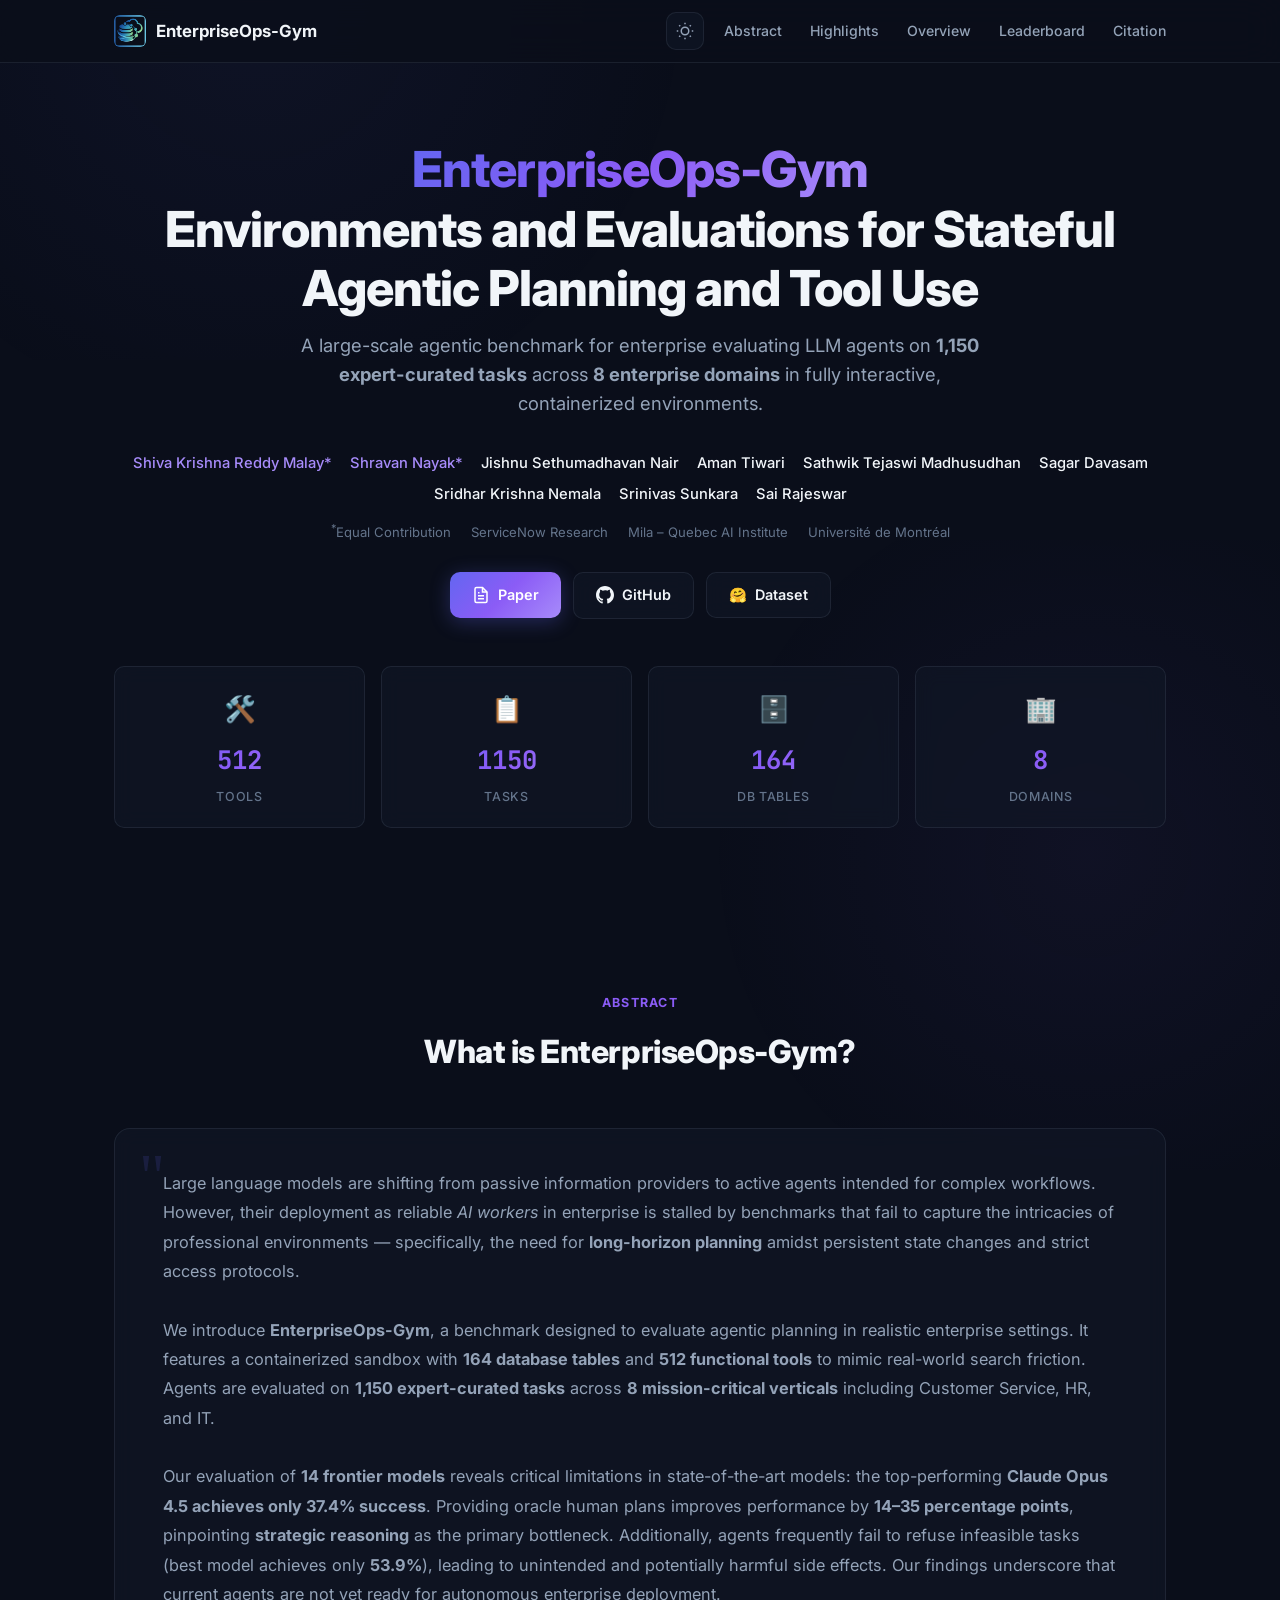
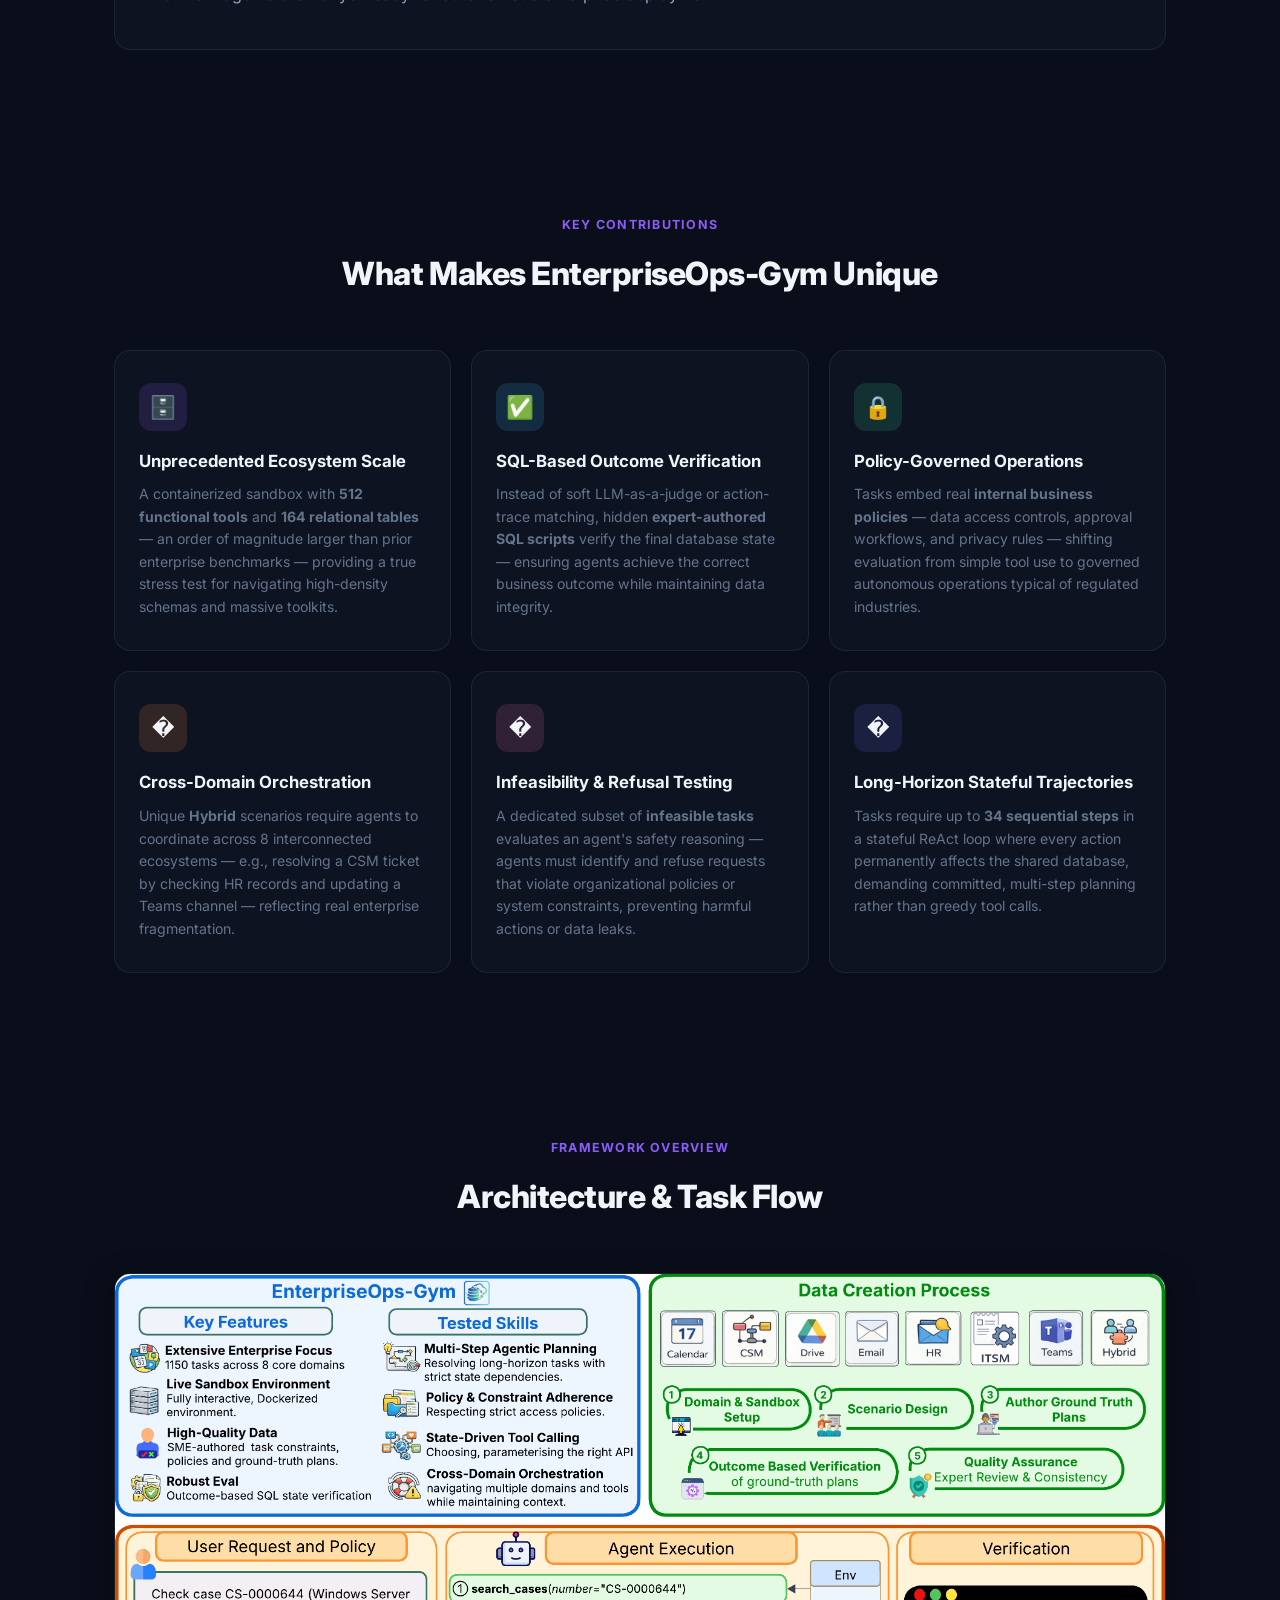
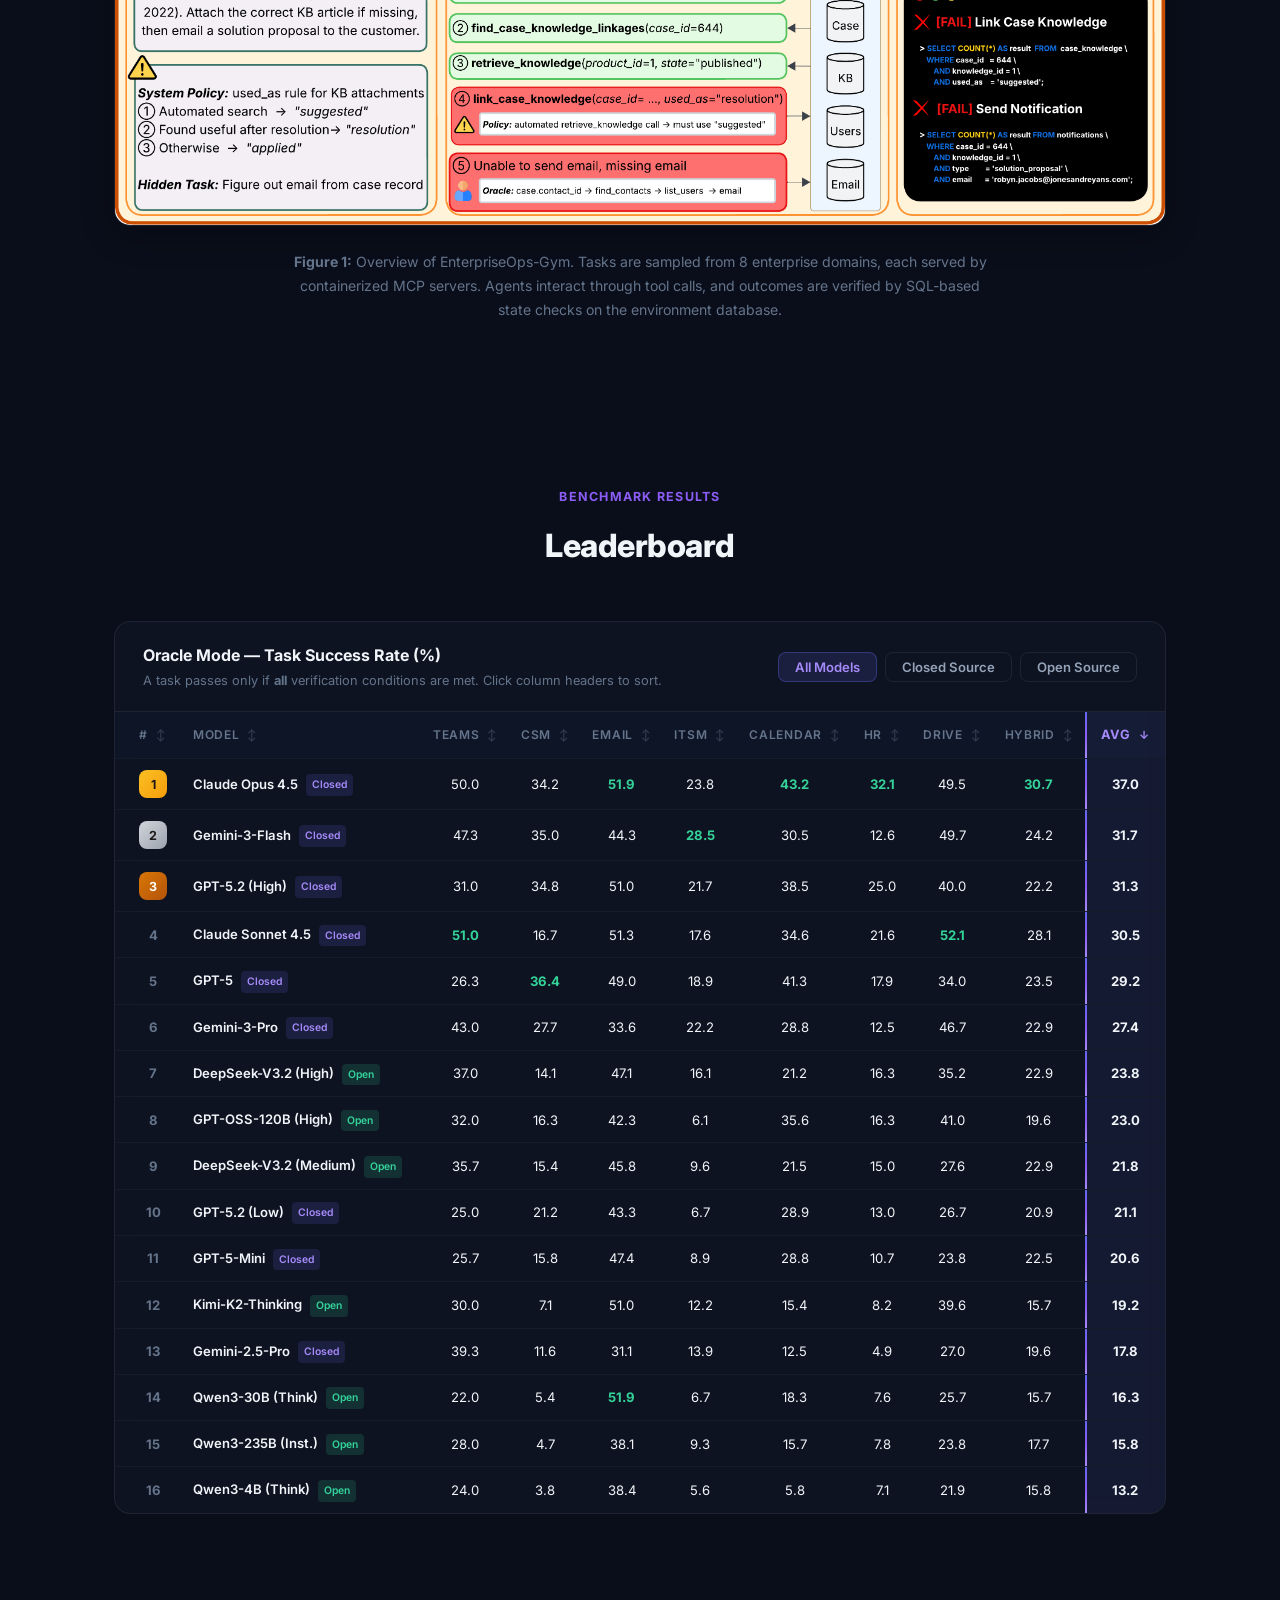
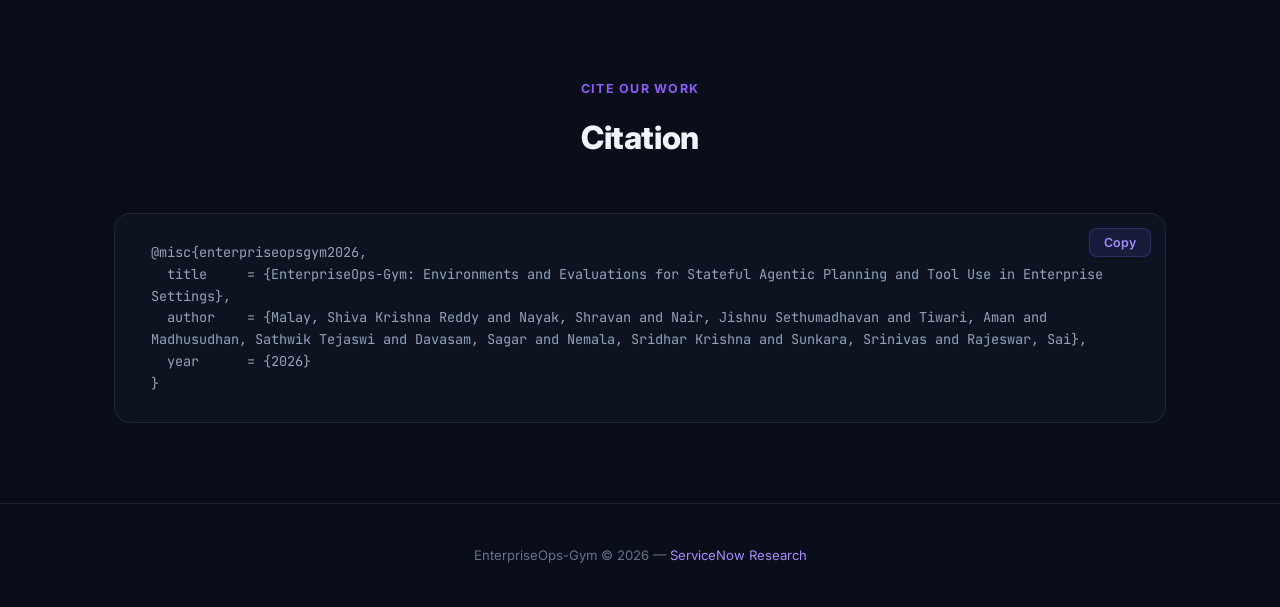
<file: docs/index.html>
<!DOCTYPE html>
<html lang="en" data-theme="dark">

<head>
  <meta charset="UTF-8">
  <meta name="viewport" content="width=device-width, initial-scale=1.0">
  <title>EnterpriseOps-Gym: Environments and Evaluations for Stateful Agentic Planning and Tool Use in Enterprise
    Settings</title>
  <meta name="description"
    content="EnterpriseOps-Gym is a large-scale agentic benchmark evaluating LLM agents on 1,150 expert-curated tasks across 8 enterprise domains in a fully interactive, containerized environment.">

  <!-- Fonts -->
  <link rel="preconnect" href="https://fonts.googleapis.com">
  <link rel="preconnect" href="https://fonts.gstatic.com" crossorigin>
  <link
    href="https://fonts.googleapis.com/css2?family=Inter:wght@400;500;600;700;800&family=JetBrains+Mono:wght@400;600;700&display=swap"
    rel="stylesheet">

  <!-- Favicon -->
  <link rel="icon" href="csmgym.png" type="image/png">

  <!-- Styles -->
  <link rel="stylesheet" href="style.css">
</head>

<body>
  <!-- ========== NAVBAR ========== -->
  <nav class="navbar">
    <div class="container">
      <a href="#" class="nav-brand">
        <img src="assets/csmgym.png" alt="EnterpriseOps-Gym Logo">
        <span>EnterpriseOps-Gym</span>
      </a>
      <button class="theme-toggle" id="themeToggle" aria-label="Toggle light/dark mode" title="Toggle theme">
        <svg class="icon-sun" viewBox="0 0 24 24" fill="none" stroke="currentColor" stroke-width="2">
          <circle cx="12" cy="12" r="5" />
          <line x1="12" y1="1" x2="12" y2="3" />
          <line x1="12" y1="21" x2="12" y2="23" />
          <line x1="4.22" y1="4.22" x2="5.64" y2="5.64" />
          <line x1="18.36" y1="18.36" x2="19.78" y2="19.78" />
          <line x1="1" y1="12" x2="3" y2="12" />
          <line x1="21" y1="12" x2="23" y2="12" />
          <line x1="4.22" y1="19.78" x2="5.64" y2="18.36" />
          <line x1="18.36" y1="5.64" x2="19.78" y2="4.22" />
        </svg>
        <svg class="icon-moon" viewBox="0 0 24 24" fill="none" stroke="currentColor" stroke-width="2">
          <path d="M21 12.79A9 9 0 1 1 11.21 3 7 7 0 0 0 21 12.79z" />
        </svg>
      </button>
      <button class="nav-toggle" id="navToggle" aria-label="Toggle navigation">☰</button>
      <ul class="nav-links" id="navLinks">
        <li><a href="#abstract">Abstract</a></li>
        <li><a href="#highlights">Highlights</a></li>
        <li><a href="#overview">Overview</a></li>
        <li><a href="#leaderboard">Leaderboard</a></li>
        <li><a href="#citation">Citation</a></li>
      </ul>
    </div>
  </nav>

  <!-- ========== HERO ========== -->
  <section class="hero">
    <div class="container">
      <h1>
        <span class="gradient-text">EnterpriseOps-Gym</span><br>
        Environments and Evaluations for Stateful<br>Agentic Planning and Tool Use
      </h1>

      <p class="hero-subtitle">
        A large-scale agentic benchmark for enterprise evaluating LLM agents on <strong>1,150 expert-curated tasks</strong> across
        <strong>8 enterprise domains</strong> in fully interactive, containerized environments.
      </p>

      <!-- Authors -->
      <div class="authors">
        <div class="authors-list">
          <span><span class="author-name equal-contrib">Shiva Krishna Reddy Malay*</span></span>
          <span><span class="author-name equal-contrib">Shravan Nayak*</span></span>
          <span><span class="author-name">Jishnu Sethumadhavan Nair</span></span>
          <span><span class="author-name">Aman Tiwari</span></span>
          <span><span class="author-name">Sathwik Tejaswi Madhusudhan</span></span>
          <span><span class="author-name">Sagar Davasam</span></span>
          <span><span class="author-name">Sridhar Krishna Nemala</span></span>
          <span><span class="author-name">Srinivas Sunkara</span></span>
          <span><span class="author-name">Sai Rajeswar</span></span>
        </div>
      </div>

      <div class="affiliations">
        <span><sup>*</sup>Equal Contribution</span>
        <span>ServiceNow Research</span>
        <span>Mila – Quebec AI Institute</span>
        <span>Université de Montréal</span>
      </div>

      <!-- Action Buttons -->
      <div class="hero-actions">
        <a href="#" class="btn btn-primary">
          <svg viewBox="0 0 24 24" fill="none" stroke="currentColor" stroke-width="2">
            <path d="M14 2H6a2 2 0 00-2 2v16a2 2 0 002 2h12a2 2 0 002-2V8z" />
            <polyline points="14,2 14,8 20,8" />
            <line x1="16" y1="13" x2="8" y2="13" />
            <line x1="16" y1="17" x2="8" y2="17" />
            <polyline points="10,9 9,9 8,9" />
          </svg>
          Paper
        </a>
        <a href="https://github.com/ServiceNow/EnterpriseOps-Gym" class="btn btn-secondary" target="_blank">
          <svg viewBox="0 0 24 24" fill="currentColor">
            <path
              d="M12 0c-6.626 0-12 5.373-12 12 0 5.302 3.438 9.8 8.207 11.387.599.111.793-.261.793-.577v-2.234c-3.338.726-4.033-1.416-4.033-1.416-.546-1.387-1.333-1.756-1.333-1.756-1.089-.745.083-.729.083-.729 1.205.084 1.839 1.237 1.839 1.237 1.07 1.834 2.807 1.304 3.492.997.107-.775.418-1.305.762-1.604-2.665-.305-5.467-1.334-5.467-5.931 0-1.311.469-2.381 1.236-3.221-.124-.303-.535-1.524.117-3.176 0 0 1.008-.322 3.301 1.23A11.509 11.509 0 0112 5.803c1.02.005 2.047.138 3.006.404 2.291-1.552 3.297-1.23 3.297-1.23.653 1.653.242 2.874.118 3.176.77.84 1.235 1.911 1.235 3.221 0 4.609-2.807 5.624-5.479 5.921.43.372.823 1.102.823 2.222v3.293c0 .319.192.694.801.576C20.566 21.797 24 17.3 24 12c0-6.627-5.373-12-12-12z" />
          </svg>
          GitHub
        </a>
        <a href="https://huggingface.co/datasets/ServiceNow-AI/EnterpriseOps-Gym" class="btn btn-secondary"
          target="_blank">
          <span>🤗</span>
          Dataset
        </a>
      </div>

      <!-- Stats -->
      <div class="stats-strip reveal">
        <div class="stat-card">
          <div class="stat-icon">🛠️</div>
          <div class="stat-value" data-target="512">0</div>
          <div class="stat-label">Tools</div>
        </div>
        <div class="stat-card">
          <div class="stat-icon">📋</div>
          <div class="stat-value" data-target="1150">0</div>
          <div class="stat-label">Tasks</div>
        </div>
        <div class="stat-card">
          <div class="stat-icon">🗄️</div>
          <div class="stat-value" data-target="164">0</div>
          <div class="stat-label">DB Tables</div>
        </div>
        <div class="stat-card">
          <div class="stat-icon">🏢</div>
          <div class="stat-value" data-target="8">0</div>
          <div class="stat-label">Domains</div>
        </div>
      </div>
    </div>
  </section>

  <!-- ========== ABSTRACT ========== -->
  <section id="abstract">
    <div class="container">
      <div class="section-header reveal">
        <span class="section-tag">Abstract</span>
        <h2 class="section-title">What is EnterpriseOps-Gym?</h2>
      </div>
      <div class="abstract-content reveal">
        <p>
          Large language models are shifting from passive information providers to active agents intended for complex
          workflows. However, their deployment as reliable <em>AI workers</em> in enterprise is stalled by benchmarks
          that fail to capture the intricacies of professional environments — specifically, the need for
          <strong>long-horizon planning</strong> amidst persistent state changes and strict access protocols.
        </p>
        <br>
        <p>
          We introduce <strong>EnterpriseOps-Gym</strong>, a benchmark designed to evaluate agentic planning in
          realistic enterprise settings. It features a containerized sandbox with <strong>164 database tables</strong>
          and <strong>512 functional tools</strong> to mimic real-world search friction. Agents are evaluated on
          <strong>1,150 expert-curated tasks</strong> across <strong>8 mission-critical verticals</strong> including
          Customer Service, HR, and IT.
        </p>
        <br>
        <p>
          Our evaluation of <strong>14 frontier models</strong> reveals critical limitations in state-of-the-art
          models: the top-performing <strong>Claude Opus 4.5 achieves only 37.4% success</strong>. Providing oracle
          human plans improves performance by <strong>14–35 percentage points</strong>, pinpointing
          <strong>strategic reasoning</strong> as the primary bottleneck. Additionally, agents frequently fail to
          refuse infeasible tasks (best model achieves only <strong>53.9%</strong>), leading to unintended and
          potentially harmful side effects. Our findings underscore that current agents are not yet ready for
          autonomous enterprise deployment.
        </p>
      </div>
    </div>
  </section>

  <!-- ========== HIGHLIGHTS ========== -->
  <section id="highlights">
    <div class="container">
      <div class="section-header reveal">
        <span class="section-tag">Key Contributions</span>
        <h2 class="section-title">What Makes EnterpriseOps-Gym Unique</h2>
      </div>
      <div class="features-grid">
        <div class="feature-card reveal">
          <div class="feature-icon purple">🗄️</div>
          <h3>Unprecedented Ecosystem Scale</h3>
          <p>A containerized sandbox with <strong>512 functional tools</strong> and <strong>164 relational
              tables</strong> — an order of magnitude larger than prior enterprise benchmarks — providing a true stress
            test for navigating high-density schemas and massive toolkits.</p>
        </div>
        <div class="feature-card reveal">
          <div class="feature-icon blue">✅</div>
          <h3>SQL-Based Outcome Verification</h3>
          <p>Instead of soft LLM-as-a-judge or action-trace matching, hidden <strong>expert-authored SQL
              scripts</strong> verify the final database state — ensuring agents achieve the correct business outcome
            while maintaining data integrity.</p>
        </div>
        <div class="feature-card reveal">
          <div class="feature-icon green">🔒</div>
          <h3>Policy-Governed Operations</h3>
          <p>Tasks embed real <strong>internal business policies</strong> — data access controls, approval workflows,
            and privacy rules — shifting evaluation from simple tool use to governed autonomous operations typical of
            regulated industries.</p>
        </div>
        <div class="feature-card reveal">
          <div class="feature-icon orange">�</div>
          <h3>Cross-Domain Orchestration</h3>
          <p>Unique <strong>Hybrid</strong> scenarios require agents to coordinate across 8 interconnected ecosystems —
            e.g., resolving a CSM ticket by checking HR records and updating a Teams channel — reflecting real
            enterprise fragmentation.</p>
        </div>
        <div class="feature-card reveal">
          <div class="feature-icon pink">�</div>
          <h3>Infeasibility &amp; Refusal Testing</h3>
          <p>A dedicated subset of <strong>infeasible tasks</strong> evaluates an agent's safety reasoning — agents must
            identify and refuse requests that violate organizational policies or system constraints, preventing harmful
            actions or data leaks.</p>
        </div>
        <div class="feature-card reveal">
          <div class="feature-icon indigo">�</div>
          <h3>Long-Horizon Stateful Trajectories</h3>
          <p>Tasks require up to <strong>34 sequential steps</strong> in a stateful ReAct loop where every action
            permanently affects the shared database, demanding committed, multi-step planning rather than greedy tool
            calls.</p>
        </div>
      </div>
    </div>
  </section>

  <!-- ========== OVERVIEW FIGURE ========== -->
  <section id="overview">
    <div class="container">
      <div class="section-header reveal">
        <span class="section-tag">Framework Overview</span>
        <h2 class="section-title">Architecture & Task Flow</h2>
      </div>
      <figure class="overview-figure reveal">
        <img src="assets/teaser.png"
          alt="EnterpriseOps-Gym Overview — showing the task domains, MCP servers, agent interaction loop, and SQL-based verification pipeline">
        <figcaption>
          <strong>Figure 1:</strong> Overview of EnterpriseOps-Gym. Tasks are sampled from 8 enterprise domains, each
          served by containerized MCP servers. Agents interact through tool calls, and outcomes are verified by
          SQL-based state checks on the environment database.
        </figcaption>
      </figure>
    </div>
  </section>

  <!-- ========== LEADERBOARD ========== -->
  <section id="leaderboard">
    <div class="container">
      <div class="section-header reveal">
        <span class="section-tag">Benchmark Results</span>
        <h2 class="section-title">Leaderboard</h2>
      </div>

      <div class="leaderboard-wrapper reveal">
        <div class="leaderboard-header">
          <div>
            <h3>Oracle Mode — Task Success Rate (%)</h3>
            <p class="leaderboard-meta">A task passes only if <strong>all</strong> verification conditions are met.
              Click column headers to sort.</p>
          </div>
          <div class="leaderboard-tabs">
            <button class="leaderboard-tab active" data-filter="all">All Models</button>
            <button class="leaderboard-tab" data-filter="closed">Closed Source</button>
            <button class="leaderboard-tab" data-filter="open">Open Source</button>
          </div>
        </div>

        <div class="table-container">
          <table class="leaderboard-table" id="leaderboardTable">
            <thead>
              <tr>
                <th data-col="rank"># <span class="sort-arrow">↕</span></th>
                <th data-col="model">Model <span class="sort-arrow">↕</span></th>
                <th data-col="teams">Teams <span class="sort-arrow">↕</span></th>
                <th data-col="csm">CSM <span class="sort-arrow">↕</span></th>
                <th data-col="email">Email <span class="sort-arrow">↕</span></th>
                <th data-col="itsm">ITSM <span class="sort-arrow">↕</span></th>
                <th data-col="calendar">Calendar <span class="sort-arrow">↕</span></th>
                <th data-col="hr">HR <span class="sort-arrow">↕</span></th>
                <th data-col="drive">Drive <span class="sort-arrow">↕</span></th>
                <th data-col="hybrid">Hybrid <span class="sort-arrow">↕</span></th>
                <th data-col="avg" class="col-avg">Avg <span class="sort-arrow">↓</span></th>
              </tr>
            </thead>
            <tbody id="leaderboardBody">
              <!-- Rows injected by script.js -->
            </tbody>
          </table>
        </div>
      </div>
    </div>
  </section>

  <!-- ========== CITATION ========== -->
  <section id="citation">
    <div class="container">
      <div class="section-header reveal">
        <span class="section-tag">Cite Our Work</span>
        <h2 class="section-title">Citation</h2>
      </div>
      <div class="citation-block reveal">
        <button class="copy-btn" id="copyBibtex">Copy</button>
        <pre id="bibtexContent">@misc{enterpriseopsgym2026,
  title     = {EnterpriseOps-Gym: Environments and Evaluations for Stateful Agentic Planning and Tool Use in Enterprise Settings},
  author    = {Malay, Shiva Krishna Reddy and Nayak, Shravan and Nair, Jishnu Sethumadhavan and Tiwari, Aman and Madhusudhan, Sathwik Tejaswi and Davasam, Sagar and Nemala, Sridhar Krishna and Sunkara, Srinivas and Rajeswar, Sai},
  year      = {2026}
}</pre>
      </div>
    </div>
  </section>

  <!-- ========== FOOTER ========== -->
  <footer class="footer">
    <div class="container">
      <p>
        EnterpriseOps-Gym &copy; 2026 &mdash;
        <a href="https://www.servicenow.com/" target="_blank">ServiceNow Research</a>
      </p>
    </div>
  </footer>

  <!-- Scripts -->
  <script src="script.js"></script>
</body>

</html>
</file>
<file: docs/style.css>
/* ============================================
   EnterpriseOps-Gym — Research Paper Website
   Dark & Light theme with glassmorphism
   ============================================ */

/* ---------- Reset & Base ---------- */
*,
*::before,
*::after {
  box-sizing: border-box;
  margin: 0;
  padding: 0;
}

/* ---------- Dark Theme (default) ---------- */
[data-theme="dark"] {
  --bg-primary: #0a0e1a;
  --bg-secondary: #111827;
  --bg-card: rgba(17, 24, 39, 0.6);
  --bg-card-hover: rgba(30, 41, 59, 0.7);
  --bg-navbar: rgba(10, 14, 26, 0.8);
  --bg-navbar-mobile: rgba(10, 14, 26, 0.95);
  --bg-thead: rgba(15, 23, 42, 0.6);
  --bg-hover-row: rgba(99, 102, 241, 0.04);
  --bg-category: rgba(99, 102, 241, 0.06);
  --text-primary: #f1f5f9;
  --text-secondary: #94a3b8;
  --text-muted: #64748b;
  --border-color: rgba(148, 163, 184, 0.12);
  --border-glow: rgba(99, 102, 241, 0.3);
  --shadow-card: 0 8px 32px rgba(0, 0, 0, 0.3);
  --shadow-glow: 0 0 60px rgba(99, 102, 241, 0.08);
  --glow-bg-1: rgba(99, 102, 241, 0.06);
  --glow-bg-2: rgba(139, 92, 246, 0.05);
  --quote-color: rgba(99, 102, 241, 0.15);
  --row-border: rgba(148, 163, 184, 0.06);
  --avg-col-bg: rgba(99, 102, 241, 0.08);
}

/* ---------- Light Theme ---------- */
[data-theme="light"] {
  --bg-primary: #f8fafc;
  --bg-secondary: #ffffff;
  --bg-card: rgba(255, 255, 255, 0.85);
  --bg-card-hover: rgba(241, 245, 249, 0.9);
  --bg-navbar: rgba(248, 250, 252, 0.85);
  --bg-navbar-mobile: rgba(248, 250, 252, 0.97);
  --bg-thead: rgba(241, 245, 249, 0.8);
  --bg-hover-row: rgba(99, 102, 241, 0.04);
  --bg-category: rgba(99, 102, 241, 0.06);
  --text-primary: #0f172a;
  --text-secondary: #475569;
  --text-muted: #64748b;
  --border-color: rgba(15, 23, 42, 0.1);
  --border-glow: rgba(99, 102, 241, 0.35);
  --shadow-card: 0 8px 32px rgba(0, 0, 0, 0.08);
  --shadow-glow: 0 0 40px rgba(99, 102, 241, 0.06);
  --glow-bg-1: rgba(99, 102, 241, 0.03);
  --glow-bg-2: rgba(139, 92, 246, 0.02);
  --quote-color: rgba(99, 102, 241, 0.1);
  --row-border: rgba(15, 23, 42, 0.06);
  --avg-col-bg: rgba(99, 102, 241, 0.06);
}

:root {
  /* Accent gradients (shared) */
  --accent-start: #6366f1;
  --accent-mid: #8b5cf6;
  --accent-end: #a78bfa;
  --accent-gradient: linear-gradient(135deg, var(--accent-start), var(--accent-mid), var(--accent-end));

  /* Secondary accents */
  --green-accent: #34d399;
  --blue-accent: #38bdf8;
  --orange-accent: #fb923c;
  --pink-accent: #f472b6;

  /* Misc */
  --radius: 16px;
  --radius-sm: 10px;
  --transition: 0.3s cubic-bezier(0.4, 0, 0.2, 1);
}

/* Light mode accent adjustments */
[data-theme="light"] {
  --accent-end: #7c3aed;
  --green-accent: #059669;
}

html {
  scroll-behavior: smooth;
  -webkit-font-smoothing: antialiased;
  -moz-osx-font-smoothing: grayscale;
}

body {
  font-family: 'Inter', -apple-system, BlinkMacSystemFont, 'Segoe UI', sans-serif;
  background: var(--bg-primary);
  color: var(--text-primary);
  line-height: 1.7;
  overflow-x: hidden;
  transition: background 0.4s ease, color 0.4s ease;
}

/* ---------- Background decoration ---------- */
body::before {
  content: '';
  position: fixed;
  top: -40%;
  left: -20%;
  width: 80%;
  height: 80%;
  background: radial-gradient(circle, var(--glow-bg-1) 0%, transparent 70%);
  pointer-events: none;
  z-index: 0;
}

body::after {
  content: '';
  position: fixed;
  bottom: -30%;
  right: -20%;
  width: 70%;
  height: 70%;
  background: radial-gradient(circle, var(--glow-bg-2) 0%, transparent 70%);
  pointer-events: none;
  z-index: 0;
}

/* ---------- Layout ---------- */
.container {
  max-width: 1100px;
  margin: 0 auto;
  padding: 0 24px;
  position: relative;
  z-index: 1;
}

section {
  padding: 80px 0;
}

/* ---------- Navigation ---------- */
.navbar {
  position: fixed;
  top: 0;
  left: 0;
  right: 0;
  z-index: 100;
  padding: 12px 0;
  background: var(--bg-navbar);
  backdrop-filter: blur(20px);
  -webkit-backdrop-filter: blur(20px);
  border-bottom: 1px solid var(--border-color);
  transition: var(--transition);
}

.navbar .container {
  display: flex;
  align-items: center;
  justify-content: space-between;
  gap: 12px;
}

.nav-brand {
  display: flex;
  align-items: center;
  gap: 10px;
  text-decoration: none;
  color: var(--text-primary);
  font-weight: 700;
  font-size: 1.05rem;
  flex-shrink: 0;
}

.nav-brand img {
  width: 32px;
  height: 32px;
  border-radius: 6px;
}

.nav-links {
  display: flex;
  gap: 28px;
  list-style: none;
}

.nav-links a {
  color: var(--text-secondary);
  text-decoration: none;
  font-size: 0.88rem;
  font-weight: 500;
  transition: var(--transition);
  position: relative;
}

.nav-links a:hover {
  color: var(--text-primary);
}

.nav-links a::after {
  content: '';
  position: absolute;
  bottom: -4px;
  left: 0;
  width: 0;
  height: 2px;
  background: var(--accent-gradient);
  transition: width 0.3s ease;
  border-radius: 1px;
}

.nav-links a:hover::after {
  width: 100%;
}

/* Theme toggle button */
.theme-toggle {
  background: var(--bg-card);
  border: 1px solid var(--border-color);
  color: var(--text-secondary);
  width: 38px;
  height: 38px;
  border-radius: 10px;
  cursor: pointer;
  display: flex;
  align-items: center;
  justify-content: center;
  transition: var(--transition);
  flex-shrink: 0;
  margin-left: auto;
  margin-right: 8px;
}

.theme-toggle:hover {
  border-color: var(--border-glow);
  color: var(--text-primary);
  transform: scale(1.05);
}

.theme-toggle svg {
  width: 18px;
  height: 18px;
}

/* Show/hide sun/moon icons based on theme */
[data-theme="dark"] .icon-sun {
  display: block;
}

[data-theme="dark"] .icon-moon {
  display: none;
}

[data-theme="light"] .icon-sun {
  display: none;
}

[data-theme="light"] .icon-moon {
  display: block;
}

/* Mobile nav toggle */
.nav-toggle {
  display: none;
  background: none;
  border: none;
  color: var(--text-primary);
  font-size: 1.5rem;
  cursor: pointer;
}

/* ---------- Hero Section ---------- */
.hero {
  padding-top: 140px;
  padding-bottom: 80px;
  text-align: center;
  position: relative;
}

.hero-badge {
  display: inline-flex;
  align-items: center;
  gap: 8px;
  padding: 6px 16px;
  background: rgba(99, 102, 241, 0.12);
  border: 1px solid rgba(99, 102, 241, 0.25);
  border-radius: 100px;
  font-size: 0.82rem;
  font-weight: 600;
  color: var(--accent-end);
  margin-bottom: 24px;
  letter-spacing: 0.03em;
}

.hero-badge .dot {
  width: 6px;
  height: 6px;
  background: var(--green-accent);
  border-radius: 50%;
  animation: pulse-dot 2s ease-in-out infinite;
}

@keyframes pulse-dot {

  0%,
  100% {
    opacity: 1;
  }

  50% {
    opacity: 0.4;
  }
}

.hero h1 {
  font-size: clamp(2rem, 4vw, 3.1rem);
  font-weight: 800;
  line-height: 1.2;
  margin-bottom: 12px;
  letter-spacing: -0.02em;
}

.hero h1 .gradient-text {
  background: var(--accent-gradient);
  -webkit-background-clip: text;
  -webkit-text-fill-color: transparent;
  background-clip: text;
}

.hero-subtitle {
  font-size: 1.15rem;
  color: var(--text-secondary);
  max-width: 700px;
  margin: 0 auto 32px;
  line-height: 1.6;
}

/* Authors */
.authors {
  margin-bottom: 12px;
}

.authors-list {
  display: flex;
  flex-wrap: wrap;
  justify-content: center;
  gap: 6px 18px;
  font-size: 0.92rem;
  color: var(--text-secondary);
}

.authors-list .author-name {
  color: var(--text-primary);
  font-weight: 500;
}

.authors-list .equal-contrib {
  color: var(--accent-end);
}

.affiliations {
  font-size: 0.82rem;
  color: var(--text-muted);
  margin-top: 8px;
  margin-bottom: 28px;
}

.affiliations span {
  margin: 0 8px;
}

/* Action buttons */
.hero-actions {
  display: flex;
  justify-content: center;
  flex-wrap: wrap;
  gap: 12px;
  margin-bottom: 20px;
}

.btn {
  display: inline-flex;
  align-items: center;
  gap: 8px;
  padding: 10px 22px;
  border-radius: 10px;
  font-size: 0.9rem;
  font-weight: 600;
  text-decoration: none;
  transition: var(--transition);
  cursor: pointer;
  border: none;
  font-family: inherit;
}

.btn-primary {
  background: var(--accent-gradient);
  color: white;
  box-shadow: 0 4px 20px rgba(99, 102, 241, 0.3);
}

.btn-primary:hover {
  transform: translateY(-2px);
  box-shadow: 0 6px 28px rgba(99, 102, 241, 0.45);
}

.btn-secondary {
  background: var(--bg-card);
  color: var(--text-primary);
  border: 1px solid var(--border-color);
  backdrop-filter: blur(10px);
}

.btn-secondary:hover {
  background: var(--bg-card-hover);
  border-color: var(--border-glow);
  transform: translateY(-2px);
}

.btn svg,
.btn img {
  width: 18px;
  height: 18px;
}

/* ---------- Stats Strip ---------- */
.stats-strip {
  display: grid;
  grid-template-columns: repeat(4, 1fr);
  gap: 16px;
  margin-top: 48px;
}

.stat-card {
  background: var(--bg-card);
  border: 1px solid var(--border-color);
  border-radius: var(--radius-sm);
  padding: 20px 16px;
  text-align: center;
  backdrop-filter: blur(10px);
  transition: var(--transition);
}

.stat-card:hover {
  border-color: var(--border-glow);
  transform: translateY(-3px);
  box-shadow: var(--shadow-glow);
}

.stat-icon {
  font-size: 1.6rem;
  margin-bottom: 8px;
}

.stat-value {
  font-family: 'JetBrains Mono', monospace;
  font-size: 1.6rem;
  font-weight: 700;
  background: var(--accent-gradient);
  -webkit-background-clip: text;
  -webkit-text-fill-color: transparent;
  background-clip: text;
}

.stat-label {
  font-size: 0.78rem;
  color: var(--text-muted);
  margin-top: 4px;
  font-weight: 500;
  text-transform: uppercase;
  letter-spacing: 0.05em;
}

/* ---------- Section styles ---------- */
.section-header {
  text-align: center;
  margin-bottom: 48px;
}

.section-tag {
  display: inline-block;
  font-size: 0.78rem;
  font-weight: 700;
  text-transform: uppercase;
  letter-spacing: 0.1em;
  color: var(--accent-mid);
  margin-bottom: 12px;
}

.section-title {
  font-size: 2rem;
  font-weight: 800;
  letter-spacing: -0.015em;
}

/* ---------- Abstract ---------- */
.abstract-content {
  background: var(--bg-card);
  border: 1px solid var(--border-color);
  border-radius: var(--radius);
  padding: 40px 48px;
  backdrop-filter: blur(10px);
  font-size: 1.02rem;
  color: var(--text-secondary);
  line-height: 1.8;
  max-width: 1100px;
  margin: 0 auto;
  position: relative;
}

.abstract-content::before {
  content: '"';
  position: absolute;
  top: 16px;
  left: 24px;
  font-size: 4rem;
  font-family: Georgia, serif;
  color: var(--quote-color);
  line-height: 1;
}

/* ---------- Features Grid ---------- */
.features-grid {
  display: grid;
  grid-template-columns: repeat(3, 1fr);
  gap: 20px;
}

.feature-card {
  background: var(--bg-card);
  border: 1px solid var(--border-color);
  border-radius: var(--radius);
  padding: 32px 24px;
  backdrop-filter: blur(10px);
  transition: var(--transition);
  position: relative;
  overflow: hidden;
}

.feature-card::before {
  content: '';
  position: absolute;
  top: 0;
  left: 0;
  right: 0;
  height: 3px;
  background: var(--accent-gradient);
  opacity: 0;
  transition: opacity 0.3s ease;
}

.feature-card:hover {
  border-color: var(--border-glow);
  transform: translateY(-4px);
  box-shadow: var(--shadow-glow);
}

.feature-card:hover::before {
  opacity: 1;
}

.feature-icon {
  width: 48px;
  height: 48px;
  border-radius: 12px;
  display: flex;
  align-items: center;
  justify-content: center;
  font-size: 1.4rem;
  margin-bottom: 16px;
}

.feature-icon.purple {
  background: rgba(139, 92, 246, 0.15);
}

.feature-icon.blue {
  background: rgba(56, 189, 248, 0.15);
}

.feature-icon.green {
  background: rgba(52, 211, 153, 0.15);
}

.feature-icon.orange {
  background: rgba(251, 146, 60, 0.15);
}

.feature-icon.pink {
  background: rgba(244, 114, 182, 0.15);
}

.feature-icon.indigo {
  background: rgba(99, 102, 241, 0.15);
}

.feature-card h3 {
  font-size: 1.05rem;
  font-weight: 700;
  margin-bottom: 8px;
}

.feature-card p {
  font-size: 0.88rem;
  color: var(--text-muted);
  line-height: 1.6;
}

/* ---------- Overview Figure ---------- */
.overview-figure {
  text-align: center;
}

.overview-figure img {
  max-width: 100%;
  border-radius: var(--radius);
  border: 1px solid var(--border-color);
  box-shadow: var(--shadow-card);
}

.overview-figure figcaption {
  margin-top: 16px;
  font-size: 0.88rem;
  color: var(--text-muted);
  max-width: 700px;
  margin-left: auto;
  margin-right: auto;
}

/* ---------- Leaderboard ---------- */
.leaderboard-wrapper {
  background: var(--bg-card);
  border: 1px solid var(--border-color);
  border-radius: var(--radius);
  backdrop-filter: blur(10px);
  overflow: hidden;
}

.leaderboard-header {
  display: flex;
  align-items: center;
  justify-content: space-between;
  padding: 20px 28px;
  border-bottom: 1px solid var(--border-color);
  flex-wrap: wrap;
  gap: 12px;
}

.leaderboard-header h3 {
  font-size: 1rem;
  font-weight: 700;
}

.leaderboard-meta {
  font-size: 0.8rem;
  color: var(--text-muted);
}

.leaderboard-tabs {
  display: flex;
  gap: 8px;
  flex-wrap: wrap;
}

.leaderboard-tab {
  padding: 6px 16px;
  border-radius: 8px;
  font-size: 0.82rem;
  font-weight: 600;
  cursor: pointer;
  border: 1px solid var(--border-color);
  background: transparent;
  color: var(--text-secondary);
  transition: var(--transition);
  font-family: inherit;
}

.leaderboard-tab.active {
  background: rgba(99, 102, 241, 0.15);
  border-color: rgba(99, 102, 241, 0.35);
  color: var(--accent-end);
}

.leaderboard-tab:hover {
  border-color: var(--border-glow);
  color: var(--text-primary);
}

.table-container {
  overflow-x: auto;
  -webkit-overflow-scrolling: touch;
}

.leaderboard-table {
  width: 100%;
  border-collapse: collapse;
  font-size: 0.82rem;
}

.leaderboard-table thead {
  background: var(--bg-thead);
}

.leaderboard-table th {
  padding: 12px 10px;
  text-align: center;
  font-weight: 600;
  color: var(--text-muted);
  font-size: 0.75rem;
  text-transform: uppercase;
  letter-spacing: 0.06em;
  white-space: nowrap;
  cursor: pointer;
  user-select: none;
  transition: var(--transition);
  position: relative;
}

.leaderboard-table th:first-child {
  text-align: center;
  padding-left: 24px;
  width: 40px;
}

.leaderboard-table th:nth-child(2) {
  text-align: left;
  padding-left: 16px;
}

.leaderboard-table th:hover {
  color: var(--text-primary);
}

.leaderboard-table th .sort-arrow {
  margin-left: 4px;
  font-size: 0.7rem;
  opacity: 0.4;
  transition: var(--transition);
}

.leaderboard-table th.sorted-asc .sort-arrow,
.leaderboard-table th.sorted-desc .sort-arrow {
  opacity: 1;
  color: var(--accent-end);
}

.leaderboard-table td {
  padding: 11px 10px;
  text-align: center;
  border-top: 1px solid var(--row-border);
  transition: background 0.15s ease;
}

.leaderboard-table td:first-child {
  text-align: center;
  padding-left: 24px;
  font-weight: 700;
  color: var(--text-muted);
}

.leaderboard-table td:nth-child(2) {
  text-align: left;
  padding-left: 16px;
  font-weight: 600;
  color: var(--text-primary);
  white-space: nowrap;
}

.leaderboard-table tbody tr {
  transition: background 0.15s ease;
}

.leaderboard-table tbody tr:hover {
  background: var(--bg-hover-row);
}

/* Avg column — make it visually prominent */
.leaderboard-table th.col-avg,
.leaderboard-table td.col-avg {
  background: var(--avg-col-bg);
  font-weight: 700 !important;
  color: var(--text-primary) !important;
  position: relative;
  min-width: 72px;
  padding-left: 14px;
  padding-right: 14px;
}

.leaderboard-table th.col-avg {
  color: var(--accent-end) !important;
  font-size: 0.8rem;
}

/* Left border accent on avg column */
.leaderboard-table th.col-avg::before,
.leaderboard-table td.col-avg::before {
  content: '';
  position: absolute;
  top: 0;
  left: 0;
  width: 2px;
  height: 100%;
  background: var(--accent-gradient);
}

/* Rank badges */
.rank-badge {
  display: inline-flex;
  align-items: center;
  justify-content: center;
  width: 28px;
  height: 28px;
  border-radius: 8px;
  font-size: 0.78rem;
  font-weight: 700;
}

.rank-1 {
  background: linear-gradient(135deg, #fbbf24, #f59e0b);
  color: #1c1917;
}

.rank-2 {
  background: linear-gradient(135deg, #d1d5db, #9ca3af);
  color: #1c1917;
}

.rank-3 {
  background: linear-gradient(135deg, #d97706, #b45309);
  color: white;
}

/* Highlight best values */
.cell-best {
  color: var(--green-accent) !important;
  font-weight: 700 !important;
}

/* Category separator row */
.category-row td {
  background: var(--bg-category);
  font-weight: 700;
  font-size: 0.75rem;
  text-transform: uppercase;
  letter-spacing: 0.08em;
  color: var(--accent-end);
  padding: 8px 16px;
  text-align: left !important;
}

.category-row td:first-child {
  text-align: left !important;
  padding-left: 24px;
}

/* Model type tag */
.model-tag {
  display: inline-block;
  font-size: 0.65rem;
  font-weight: 600;
  padding: 2px 6px;
  border-radius: 4px;
  margin-left: 8px;
  vertical-align: middle;
}

.model-tag.closed {
  background: rgba(99, 102, 241, 0.15);
  color: var(--accent-end);
}

.model-tag.open {
  background: rgba(52, 211, 153, 0.15);
  color: var(--green-accent);
}

/* ---------- Citation ---------- */
.citation-block {
  background: var(--bg-card);
  border: 1px solid var(--border-color);
  border-radius: var(--radius);
  padding: 28px 36px;
  position: relative;
  max-width: 1100px;
  margin: 0 auto;
}

.citation-block pre {
  font-family: 'JetBrains Mono', monospace;
  font-size: 0.85rem;
  color: var(--text-secondary);
  line-height: 1.6;
  overflow-x: hidden;
  white-space: pre-wrap;
  word-break: break-word;
}

.copy-btn {
  position: absolute;
  top: 14px;
  right: 14px;
  padding: 6px 14px;
  border-radius: 8px;
  background: rgba(99, 102, 241, 0.12);
  border: 1px solid rgba(99, 102, 241, 0.25);
  color: var(--accent-end);
  font-size: 0.78rem;
  font-weight: 600;
  cursor: pointer;
  transition: var(--transition);
  font-family: inherit;
}

.copy-btn:hover {
  background: rgba(99, 102, 241, 0.2);
}

.copy-btn.copied {
  background: rgba(52, 211, 153, 0.15);
  border-color: rgba(52, 211, 153, 0.35);
  color: var(--green-accent);
}

/* ---------- Footer ---------- */
.footer {
  padding: 40px 0;
  border-top: 1px solid var(--border-color);
  text-align: center;
}

.footer p {
  font-size: 0.82rem;
  color: var(--text-muted);
}

.footer a {
  color: var(--accent-end);
  text-decoration: none;
}

/* ---------- Scroll Animations ---------- */
.reveal {
  opacity: 0;
  transform: translateY(30px);
  transition: opacity 0.7s ease, transform 0.7s ease;
}

.reveal.revealed {
  opacity: 1;
  transform: translateY(0);
}

/* ---------- Responsive ---------- */
@media (max-width: 900px) {
  .stats-strip {
    grid-template-columns: repeat(2, 1fr);
  }

  .features-grid {
    grid-template-columns: repeat(2, 1fr);
  }

  .nav-links {
    display: none;
    position: absolute;
    top: 100%;
    left: 0;
    right: 0;
    background: var(--bg-navbar-mobile);
    backdrop-filter: blur(20px);
    flex-direction: column;
    padding: 20px 24px;
    gap: 16px;
    border-bottom: 1px solid var(--border-color);
  }

  .nav-links.open {
    display: flex;
  }

  .nav-toggle {
    display: block;
  }
}

@media (max-width: 640px) {
  section {
    padding: 56px 0;
  }

  .stats-strip {
    grid-template-columns: repeat(2, 1fr);
  }

  .features-grid {
    grid-template-columns: 1fr;
  }

  .abstract-content {
    padding: 24px;
  }

  .hero h1 {
    font-size: 1.7rem;
  }

  .leaderboard-table {
    font-size: 0.8rem;
  }

  .leaderboard-table th,
  .leaderboard-table td {
    padding: 10px 10px;
  }
}
</file>
